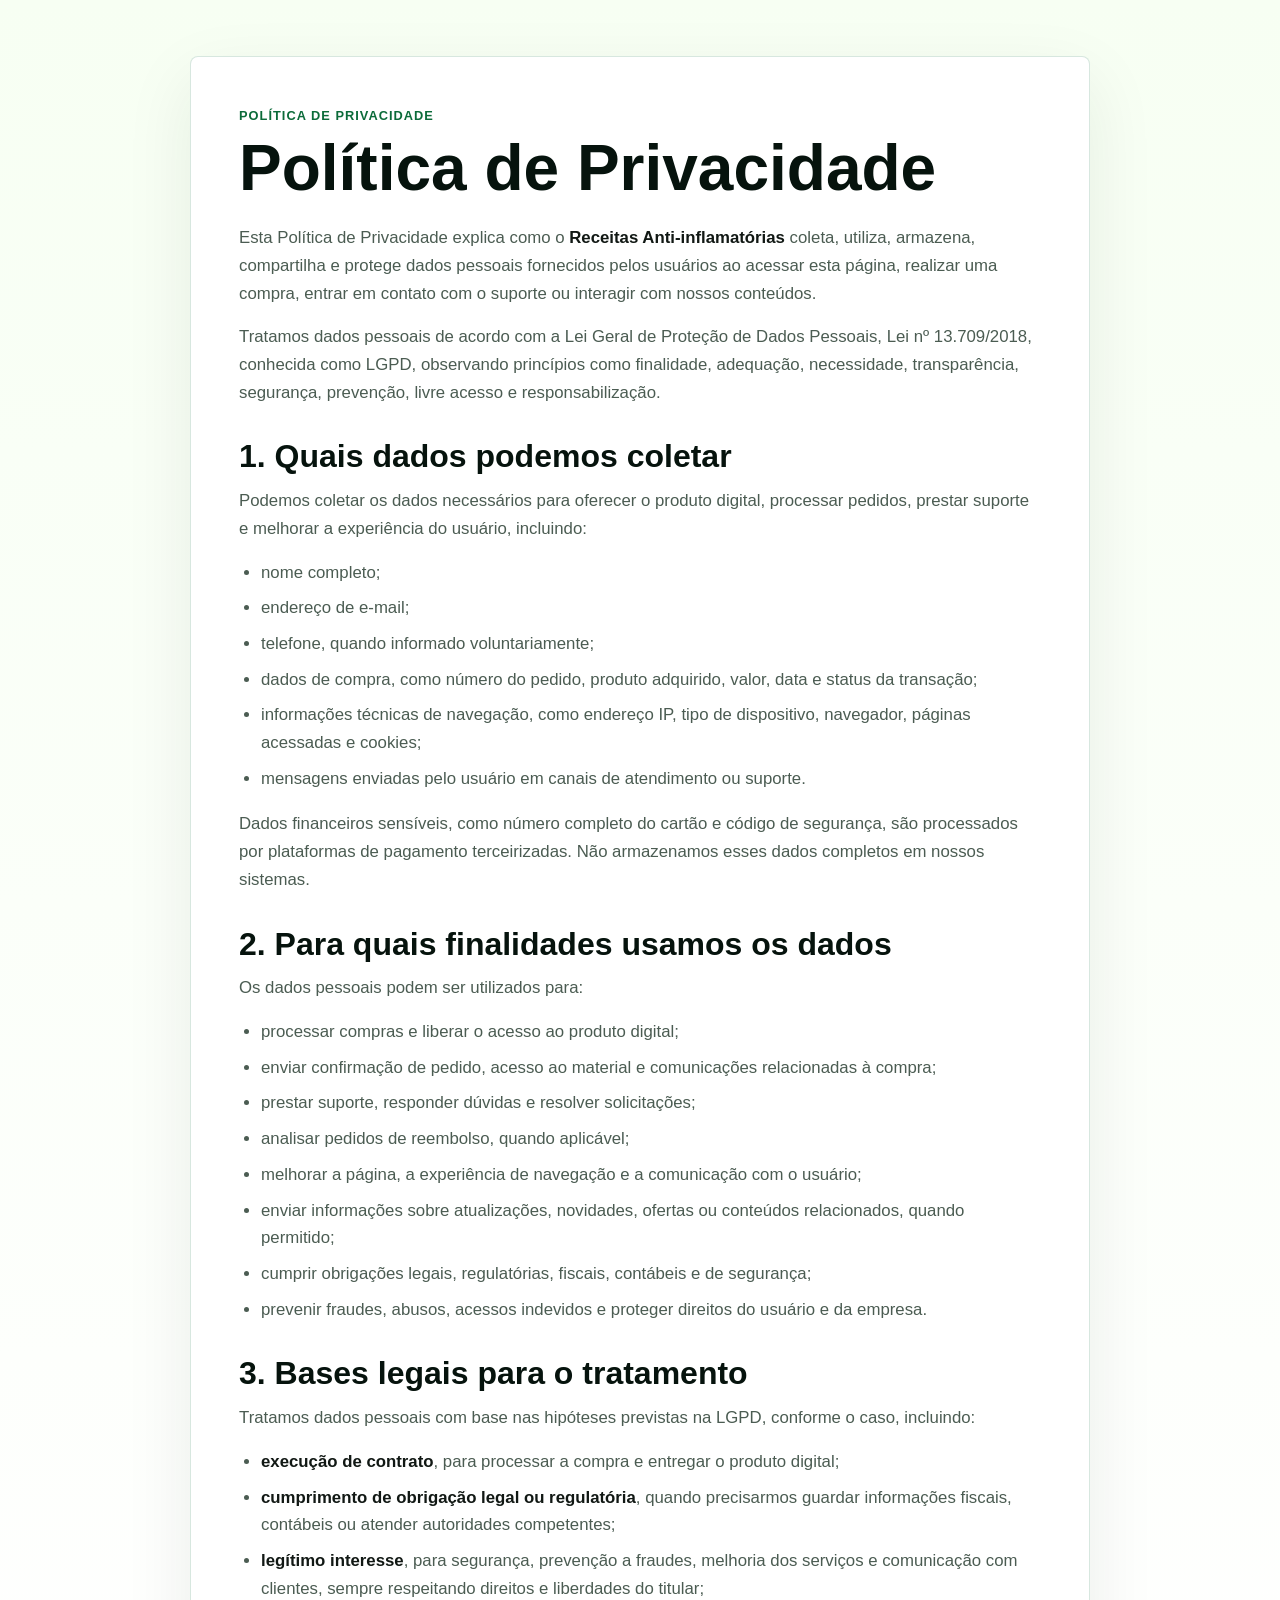
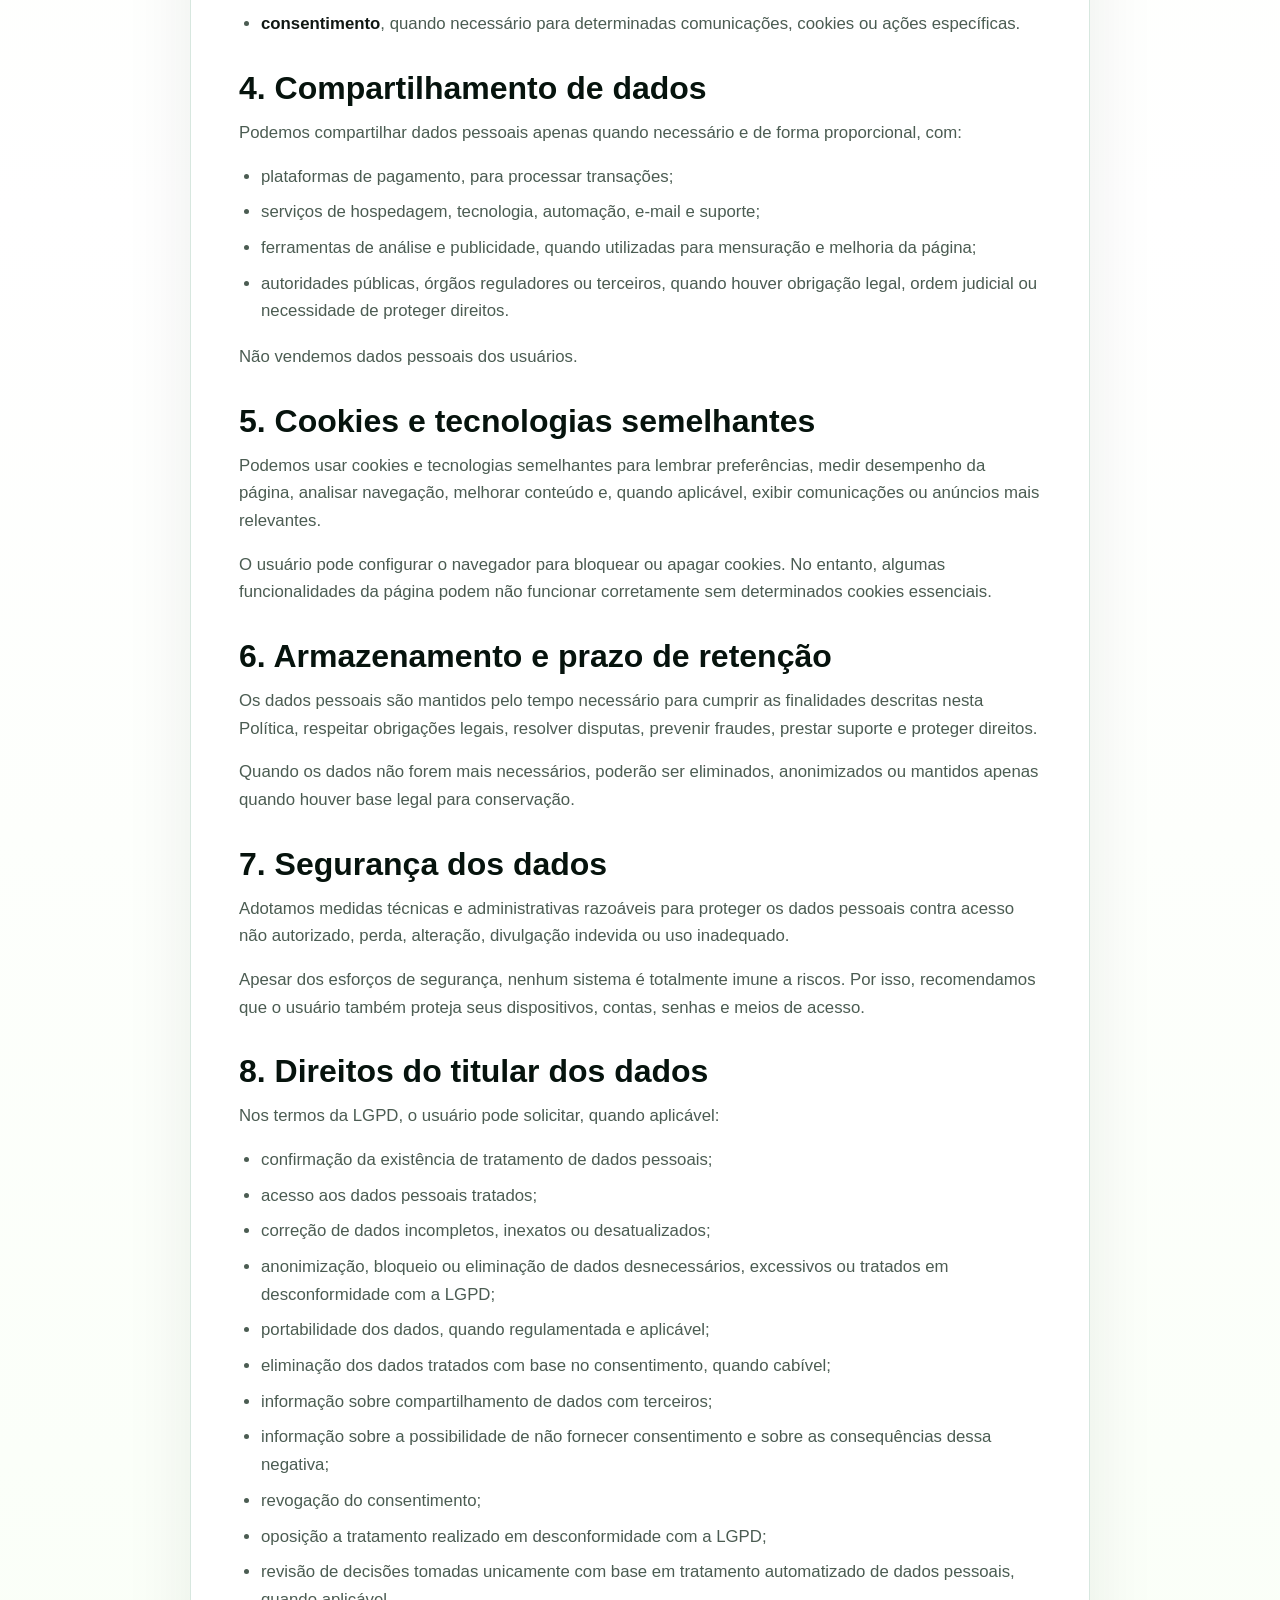
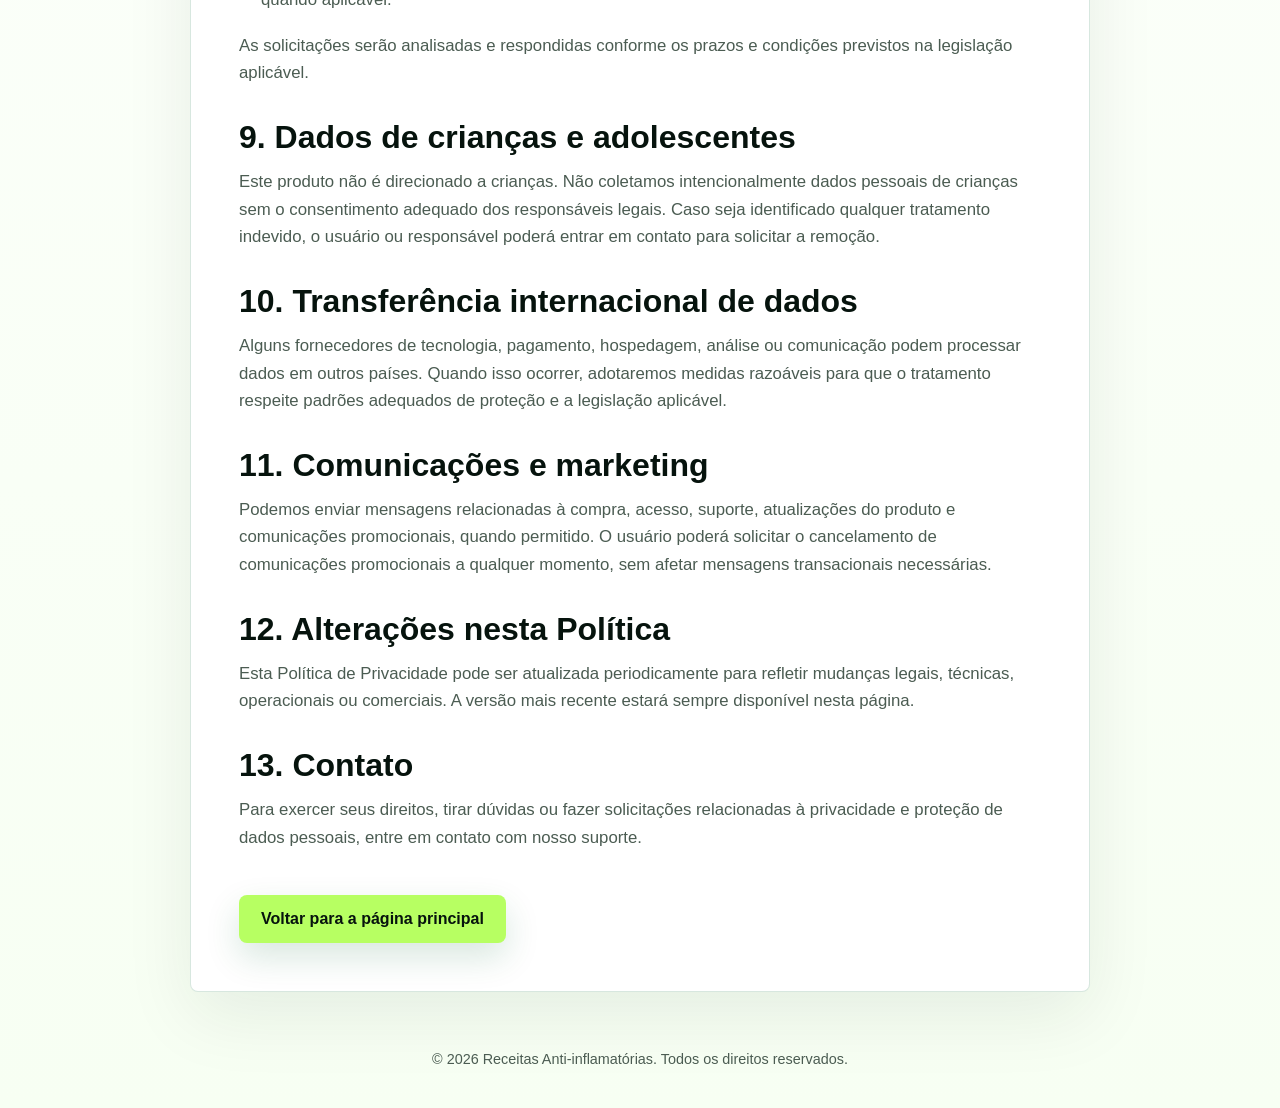
<file: politica-privacidade.html>
<!DOCTYPE html>
<html lang="pt-BR">
<head>
  <meta charset="UTF-8">
  <meta name="viewport" content="width=device-width, initial-scale=1.0">
  <title>Política de Privacidade | Receitas Anti-inflamatórias</title>
  <meta name="description" content="Política de privacidade do Receitas Anti-inflamatórias. Saiba como seus dados pessoais são coletados, usados, armazenados e protegidos.">
  <style>
    :root {
      --green-dark: #06130d;
      --green: #0b6b39;
      --green-light: #b7ff62;
      --text: #111814;
      --muted: #4b5c52;
      --line: rgba(11, 107, 57, 0.16);
    }

    * {
      box-sizing: border-box;
    }

    body {
      margin: 0;
      font-family: Arial, Helvetica, sans-serif;
      color: var(--text);
      background: linear-gradient(180deg, #f7fff3 0%, #ffffff 42%, #f7fff3 100%);
      line-height: 1.65;
    }

    main {
      width: min(900px, calc(100% - 32px));
      margin: 0 auto;
      padding: 56px 0;
    }

    .policy-card {
      padding: clamp(24px, 5vw, 48px);
      border: 1px solid var(--line);
      border-radius: 8px;
      background: #ffffff;
      box-shadow: 0 24px 70px rgba(16, 32, 22, 0.08);
    }

    .eyebrow {
      margin: 0 0 10px;
      color: var(--green);
      font-size: 0.8rem;
      font-weight: 900;
      letter-spacing: 0.08em;
      text-transform: uppercase;
    }

    h1 {
      margin: 0 0 24px;
      color: var(--green-dark);
      font-size: clamp(2rem, 7vw, 4rem);
      line-height: 1;
    }

    h2 {
      margin: 32px 0 12px;
      color: var(--green-dark);
      font-size: clamp(1.35rem, 4vw, 2rem);
      line-height: 1.15;
    }

    p,
    li {
      color: var(--muted);
      font-size: 1.05rem;
    }

    p {
      margin: 0 0 16px;
    }

    ul {
      margin: 0 0 18px;
      padding-left: 22px;
    }

    li {
      margin-bottom: 8px;
    }

    strong {
      color: var(--text);
      font-weight: 900;
    }

    .back-link {
      display: inline-flex;
      align-items: center;
      justify-content: center;
      min-height: 48px;
      margin-top: 28px;
      padding: 0 22px;
      border-radius: 8px;
      color: #06130d;
      background: var(--green-light);
      font-weight: 900;
      text-decoration: none;
      box-shadow: 0 14px 34px rgba(11, 107, 57, 0.16);
    }

    footer {
      width: min(900px, calc(100% - 32px));
      margin: 0 auto;
      padding: 0 0 36px;
      text-align: center;
      color: var(--muted);
      font-size: 0.9rem;
    }
  </style>
</head>
<body>
  <main>
    <article class="policy-card">
      <p class="eyebrow">Política de privacidade</p>
      <h1>Política de Privacidade</h1>

      <p>Esta Política de Privacidade explica como o <strong>Receitas Anti-inflamatórias</strong> coleta, utiliza, armazena, compartilha e protege dados pessoais fornecidos pelos usuários ao acessar esta página, realizar uma compra, entrar em contato com o suporte ou interagir com nossos conteúdos.</p>

      <p>Tratamos dados pessoais de acordo com a Lei Geral de Proteção de Dados Pessoais, Lei nº 13.709/2018, conhecida como LGPD, observando princípios como finalidade, adequação, necessidade, transparência, segurança, prevenção, livre acesso e responsabilização.</p>

      <h2>1. Quais dados podemos coletar</h2>
      <p>Podemos coletar os dados necessários para oferecer o produto digital, processar pedidos, prestar suporte e melhorar a experiência do usuário, incluindo:</p>
      <ul>
        <li>nome completo;</li>
        <li>endereço de e-mail;</li>
        <li>telefone, quando informado voluntariamente;</li>
        <li>dados de compra, como número do pedido, produto adquirido, valor, data e status da transação;</li>
        <li>informações técnicas de navegação, como endereço IP, tipo de dispositivo, navegador, páginas acessadas e cookies;</li>
        <li>mensagens enviadas pelo usuário em canais de atendimento ou suporte.</li>
      </ul>

      <p>Dados financeiros sensíveis, como número completo do cartão e código de segurança, são processados por plataformas de pagamento terceirizadas. Não armazenamos esses dados completos em nossos sistemas.</p>

      <h2>2. Para quais finalidades usamos os dados</h2>
      <p>Os dados pessoais podem ser utilizados para:</p>
      <ul>
        <li>processar compras e liberar o acesso ao produto digital;</li>
        <li>enviar confirmação de pedido, acesso ao material e comunicações relacionadas à compra;</li>
        <li>prestar suporte, responder dúvidas e resolver solicitações;</li>
        <li>analisar pedidos de reembolso, quando aplicável;</li>
        <li>melhorar a página, a experiência de navegação e a comunicação com o usuário;</li>
        <li>enviar informações sobre atualizações, novidades, ofertas ou conteúdos relacionados, quando permitido;</li>
        <li>cumprir obrigações legais, regulatórias, fiscais, contábeis e de segurança;</li>
        <li>prevenir fraudes, abusos, acessos indevidos e proteger direitos do usuário e da empresa.</li>
      </ul>

      <h2>3. Bases legais para o tratamento</h2>
      <p>Tratamos dados pessoais com base nas hipóteses previstas na LGPD, conforme o caso, incluindo:</p>
      <ul>
        <li><strong>execução de contrato</strong>, para processar a compra e entregar o produto digital;</li>
        <li><strong>cumprimento de obrigação legal ou regulatória</strong>, quando precisarmos guardar informações fiscais, contábeis ou atender autoridades competentes;</li>
        <li><strong>legítimo interesse</strong>, para segurança, prevenção a fraudes, melhoria dos serviços e comunicação com clientes, sempre respeitando direitos e liberdades do titular;</li>
        <li><strong>consentimento</strong>, quando necessário para determinadas comunicações, cookies ou ações específicas.</li>
      </ul>

      <h2>4. Compartilhamento de dados</h2>
      <p>Podemos compartilhar dados pessoais apenas quando necessário e de forma proporcional, com:</p>
      <ul>
        <li>plataformas de pagamento, para processar transações;</li>
        <li>serviços de hospedagem, tecnologia, automação, e-mail e suporte;</li>
        <li>ferramentas de análise e publicidade, quando utilizadas para mensuração e melhoria da página;</li>
        <li>autoridades públicas, órgãos reguladores ou terceiros, quando houver obrigação legal, ordem judicial ou necessidade de proteger direitos.</li>
      </ul>

      <p>Não vendemos dados pessoais dos usuários.</p>

      <h2>5. Cookies e tecnologias semelhantes</h2>
      <p>Podemos usar cookies e tecnologias semelhantes para lembrar preferências, medir desempenho da página, analisar navegação, melhorar conteúdo e, quando aplicável, exibir comunicações ou anúncios mais relevantes.</p>

      <p>O usuário pode configurar o navegador para bloquear ou apagar cookies. No entanto, algumas funcionalidades da página podem não funcionar corretamente sem determinados cookies essenciais.</p>

      <h2>6. Armazenamento e prazo de retenção</h2>
      <p>Os dados pessoais são mantidos pelo tempo necessário para cumprir as finalidades descritas nesta Política, respeitar obrigações legais, resolver disputas, prevenir fraudes, prestar suporte e proteger direitos.</p>

      <p>Quando os dados não forem mais necessários, poderão ser eliminados, anonimizados ou mantidos apenas quando houver base legal para conservação.</p>

      <h2>7. Segurança dos dados</h2>
      <p>Adotamos medidas técnicas e administrativas razoáveis para proteger os dados pessoais contra acesso não autorizado, perda, alteração, divulgação indevida ou uso inadequado.</p>

      <p>Apesar dos esforços de segurança, nenhum sistema é totalmente imune a riscos. Por isso, recomendamos que o usuário também proteja seus dispositivos, contas, senhas e meios de acesso.</p>

      <h2>8. Direitos do titular dos dados</h2>
      <p>Nos termos da LGPD, o usuário pode solicitar, quando aplicável:</p>
      <ul>
        <li>confirmação da existência de tratamento de dados pessoais;</li>
        <li>acesso aos dados pessoais tratados;</li>
        <li>correção de dados incompletos, inexatos ou desatualizados;</li>
        <li>anonimização, bloqueio ou eliminação de dados desnecessários, excessivos ou tratados em desconformidade com a LGPD;</li>
        <li>portabilidade dos dados, quando regulamentada e aplicável;</li>
        <li>eliminação dos dados tratados com base no consentimento, quando cabível;</li>
        <li>informação sobre compartilhamento de dados com terceiros;</li>
        <li>informação sobre a possibilidade de não fornecer consentimento e sobre as consequências dessa negativa;</li>
        <li>revogação do consentimento;</li>
        <li>oposição a tratamento realizado em desconformidade com a LGPD;</li>
        <li>revisão de decisões tomadas unicamente com base em tratamento automatizado de dados pessoais, quando aplicável.</li>
      </ul>

      <p>As solicitações serão analisadas e respondidas conforme os prazos e condições previstos na legislação aplicável.</p>

      <h2>9. Dados de crianças e adolescentes</h2>
      <p>Este produto não é direcionado a crianças. Não coletamos intencionalmente dados pessoais de crianças sem o consentimento adequado dos responsáveis legais. Caso seja identificado qualquer tratamento indevido, o usuário ou responsável poderá entrar em contato para solicitar a remoção.</p>

      <h2>10. Transferência internacional de dados</h2>
      <p>Alguns fornecedores de tecnologia, pagamento, hospedagem, análise ou comunicação podem processar dados em outros países. Quando isso ocorrer, adotaremos medidas razoáveis para que o tratamento respeite padrões adequados de proteção e a legislação aplicável.</p>

      <h2>11. Comunicações e marketing</h2>
      <p>Podemos enviar mensagens relacionadas à compra, acesso, suporte, atualizações do produto e comunicações promocionais, quando permitido. O usuário poderá solicitar o cancelamento de comunicações promocionais a qualquer momento, sem afetar mensagens transacionais necessárias.</p>

      <h2>12. Alterações nesta Política</h2>
      <p>Esta Política de Privacidade pode ser atualizada periodicamente para refletir mudanças legais, técnicas, operacionais ou comerciais. A versão mais recente estará sempre disponível nesta página.</p>

      <h2>13. Contato</h2>
      <p>Para exercer seus direitos, tirar dúvidas ou fazer solicitações relacionadas à privacidade e proteção de dados pessoais, entre em contato com nosso suporte.</p>

      <a class="back-link" href="index.html">Voltar para a página principal</a>
    </article>
  </main>

  <footer>© 2026 Receitas Anti-inflamatórias. Todos os direitos reservados.</footer>
</body>
</html>
</file>
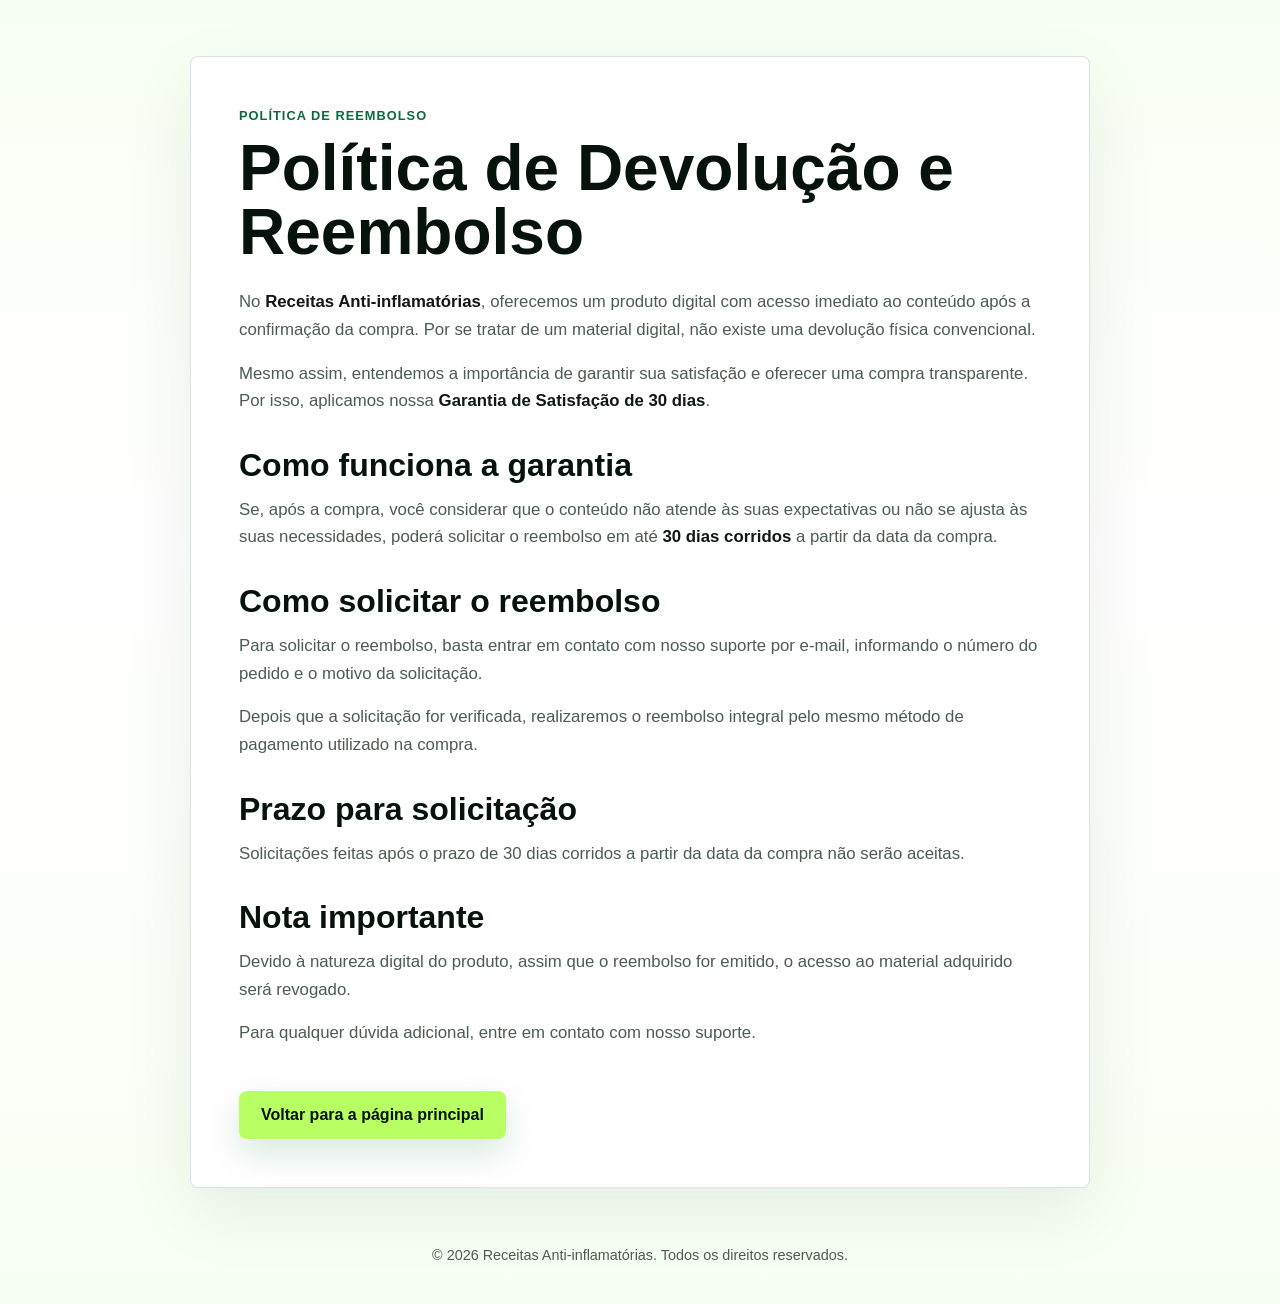
<file: politica-reembolso.html>
<!DOCTYPE html>
<html lang="pt-BR">
<head>
  <meta charset="UTF-8">
  <meta name="viewport" content="width=device-width, initial-scale=1.0">
  <title>Política de Reembolso | Receitas Anti-inflamatórias</title>
  <meta name="description" content="Política de reembolso do Receituário Anti-inflamatório. Entenda como funciona a garantia de satisfação para produtos digitais.">
  <style>
    :root {
      --green-dark: #06130d;
      --green: #0b6b39;
      --green-light: #b7ff62;
      --text: #111814;
      --muted: #4b5c52;
      --line: rgba(11, 107, 57, 0.16);
    }

    * {
      box-sizing: border-box;
    }

    body {
      margin: 0;
      font-family: Arial, Helvetica, sans-serif;
      color: var(--text);
      background: linear-gradient(180deg, #f7fff3 0%, #ffffff 42%, #f7fff3 100%);
      line-height: 1.65;
    }

    main {
      width: min(900px, calc(100% - 32px));
      margin: 0 auto;
      padding: 56px 0;
    }

    .policy-card {
      padding: clamp(24px, 5vw, 48px);
      border: 1px solid var(--line);
      border-radius: 8px;
      background: #ffffff;
      box-shadow: 0 24px 70px rgba(16, 32, 22, 0.08);
    }

    .eyebrow {
      margin: 0 0 10px;
      color: var(--green);
      font-size: 0.8rem;
      font-weight: 900;
      letter-spacing: 0.08em;
      text-transform: uppercase;
    }

    h1 {
      margin: 0 0 24px;
      color: var(--green-dark);
      font-size: clamp(2rem, 7vw, 4rem);
      line-height: 1;
    }

    h2 {
      margin: 32px 0 12px;
      color: var(--green-dark);
      font-size: clamp(1.35rem, 4vw, 2rem);
      line-height: 1.15;
    }

    p {
      margin: 0 0 16px;
      color: var(--muted);
      font-size: 1.05rem;
    }

    strong {
      color: var(--text);
      font-weight: 900;
    }

    .back-link {
      display: inline-flex;
      align-items: center;
      justify-content: center;
      min-height: 48px;
      margin-top: 28px;
      padding: 0 22px;
      border-radius: 8px;
      color: #06130d;
      background: var(--green-light);
      font-weight: 900;
      text-decoration: none;
      box-shadow: 0 14px 34px rgba(11, 107, 57, 0.16);
    }

    footer {
      width: min(900px, calc(100% - 32px));
      margin: 0 auto;
      padding: 0 0 36px;
      text-align: center;
      color: var(--muted);
      font-size: 0.9rem;
    }
  </style>
</head>
<body>
  <main>
    <article class="policy-card">
      <p class="eyebrow">Política de reembolso</p>
      <h1>Política de Devolução e Reembolso</h1>

      <p>No <strong>Receitas Anti-inflamatórias</strong>, oferecemos um produto digital com acesso imediato ao conteúdo após a confirmação da compra. Por se tratar de um material digital, não existe uma devolução física convencional.</p>

      <p>Mesmo assim, entendemos a importância de garantir sua satisfação e oferecer uma compra transparente. Por isso, aplicamos nossa <strong>Garantia de Satisfação de 30 dias</strong>.</p>

      <h2>Como funciona a garantia</h2>
      <p>Se, após a compra, você considerar que o conteúdo não atende às suas expectativas ou não se ajusta às suas necessidades, poderá solicitar o reembolso em até <strong>30 dias corridos</strong> a partir da data da compra.</p>

      <h2>Como solicitar o reembolso</h2>
      <p>Para solicitar o reembolso, basta entrar em contato com nosso suporte por e-mail, informando o número do pedido e o motivo da solicitação.</p>

      <p>Depois que a solicitação for verificada, realizaremos o reembolso integral pelo mesmo método de pagamento utilizado na compra.</p>

      <h2>Prazo para solicitação</h2>
      <p>Solicitações feitas após o prazo de 30 dias corridos a partir da data da compra não serão aceitas.</p>

      <h2>Nota importante</h2>
      <p>Devido à natureza digital do produto, assim que o reembolso for emitido, o acesso ao material adquirido será revogado.</p>

      <p>Para qualquer dúvida adicional, entre em contato com nosso suporte.</p>

      <a class="back-link" href="index.html">Voltar para a página principal</a>
    </article>
  </main>

  <footer>© 2026 Receitas Anti-inflamatórias. Todos os direitos reservados.</footer>
</body>
</html>
</file>
